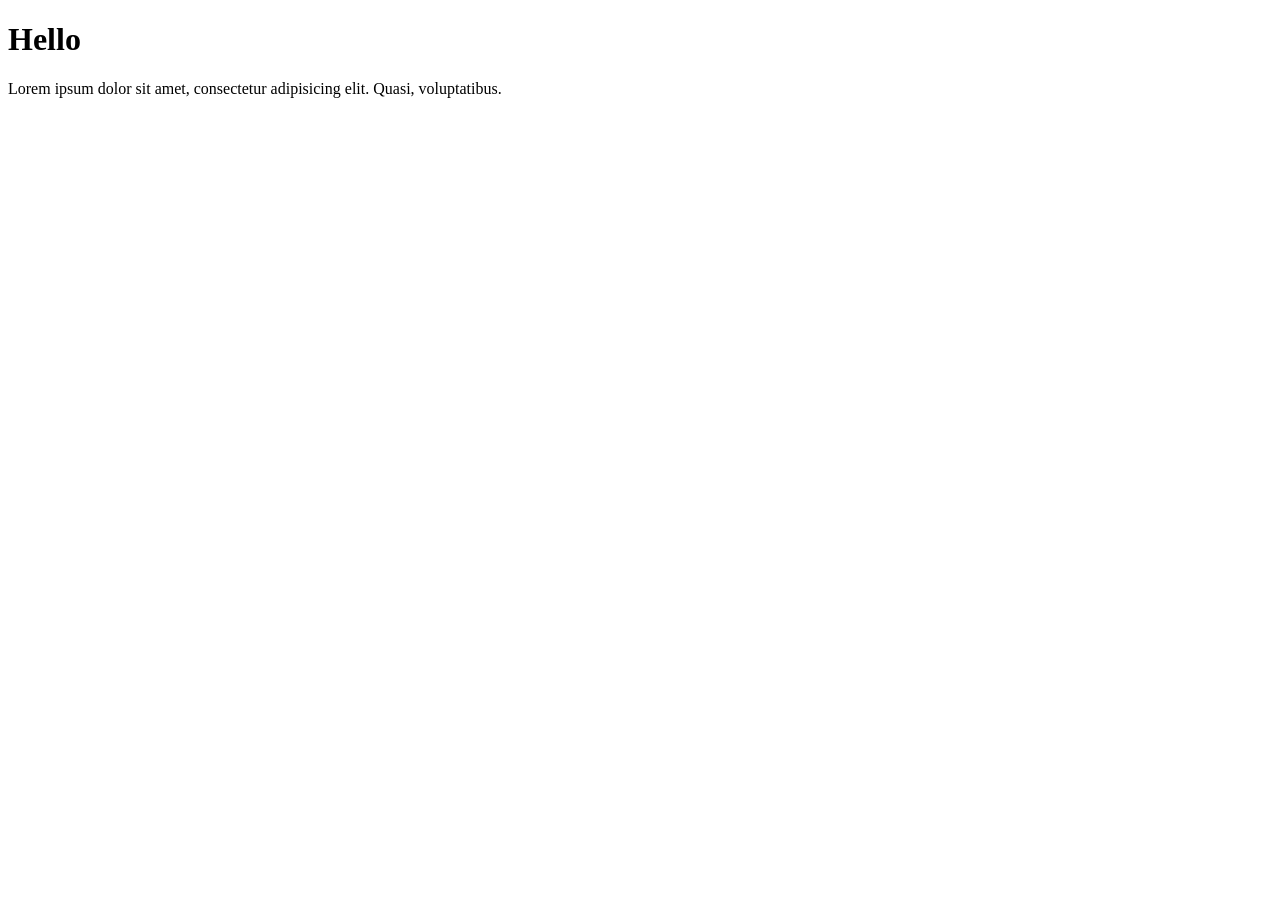
<file: index.html>
<!DOCTYPE html>
<html lang="en">
<head>
    <meta charset="UTF-8">
    <meta name="viewport" content="width=device-width, initial-scale=1.0">
    <title>Document</title>
</head>
<body>
    <h1>Hello</h1>
    <p>Lorem ipsum dolor sit amet, consectetur adipisicing elit. Quasi, voluptatibus.</p>
</body>
</html>
</file>
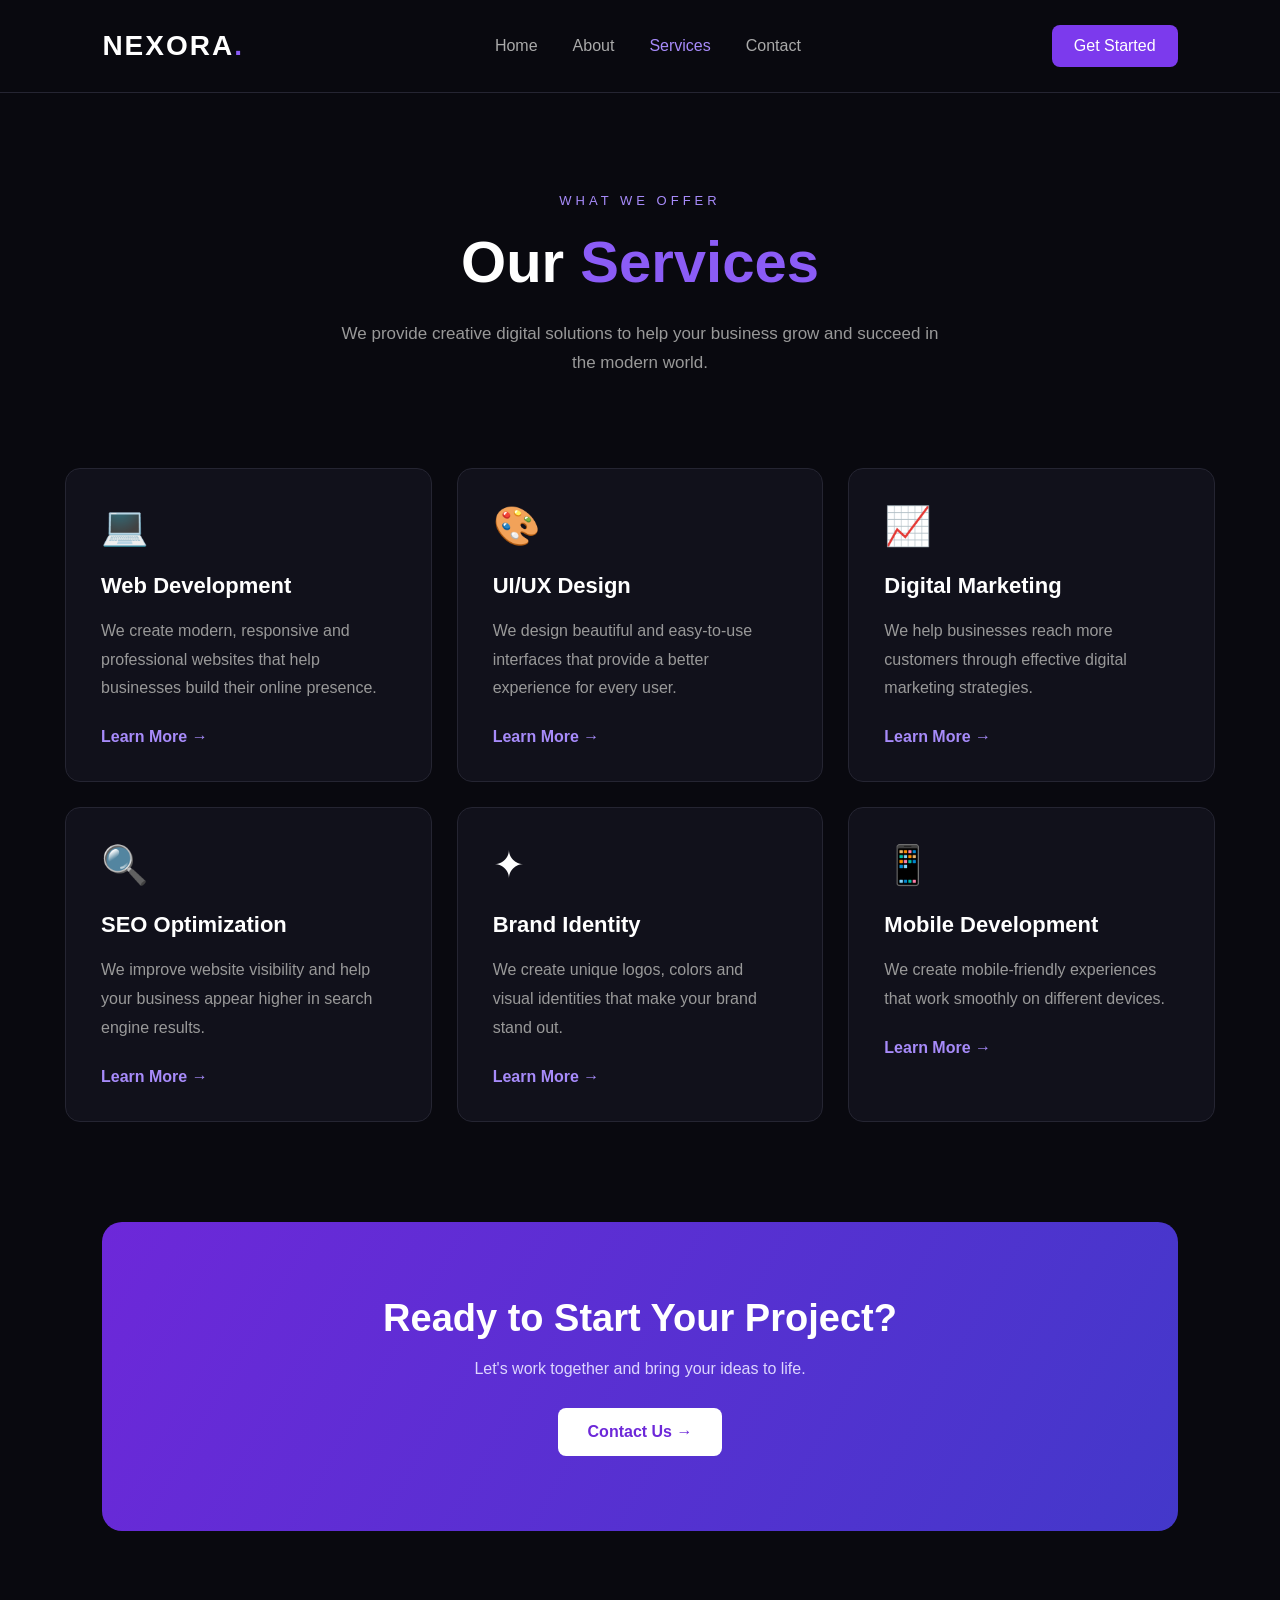
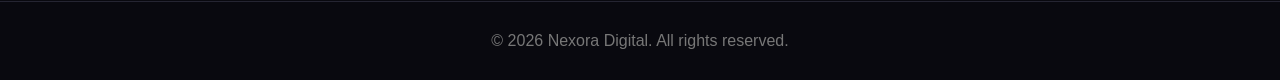
<file: git/index.html>
<!DOCTYPE html>
<html lang="en">
<head>
    <meta charset="UTF-8">
    <meta name="viewport" content="width=device-width, initial-scale=1.0">
    <title>Our Services | Nexora</title>
    <link rel="stylesheet" href="main.css">
</head>
<body>

    <header>
        <nav class="navbar">
            <h1 class="logo">NEXORA<span>.</span></h1>

            <ul class="nav-links">
                <li><a href="#">Home</a></li>
                <li><a href="#">About</a></li>
                <li><a href="#" class="active">Services</a></li>
                <li><a href="#">Contact</a></li>
            </ul>

            <a href="#contact" class="nav-button">Get Started</a>
        </nav>
    </header>

    <section class="hero">
        <p class="subtitle">WHAT WE OFFER</p>
        <h2>Our <span>Services</span></h2>
        <p class="hero-description">
            We provide creative digital solutions to help your business
            grow and succeed in the modern world.
        </p>
    </section>

    <section class="services">

        <div class="service-card">
            <div class="icon">💻</div>
            <h3>Web Development</h3>
            <p>
                We create modern, responsive and professional websites
                that help businesses build their online presence.
            </p>
            <a href="#contact">Learn More →</a>
        </div>

        <div class="service-card">
            <div class="icon">🎨</div>
            <h3>UI/UX Design</h3>
            <p>
                We design beautiful and easy-to-use interfaces
                that provide a better experience for every user.
            </p>
            <a href="#contact">Learn More →</a>
        </div>

        <div class="service-card">
            <div class="icon">📈</div>
            <h3>Digital Marketing</h3>
            <p>
                We help businesses reach more customers through
                effective digital marketing strategies.
            </p>
            <a href="#contact">Learn More →</a>
        </div>

        <div class="service-card">
            <div class="icon">🔍</div>
            <h3>SEO Optimization</h3>
            <p>
                We improve website visibility and help your business
                appear higher in search engine results.
            </p>
            <a href="#contact">Learn More →</a>
        </div>

        <div class="service-card">
            <div class="icon">✦</div>
            <h3>Brand Identity</h3>
            <p>
                We create unique logos, colors and visual identities
                that make your brand stand out.
            </p>
            <a href="#contact">Learn More →</a>
        </div>

        <div class="service-card">
            <div class="icon">📱</div>
            <h3>Mobile Development</h3>
            <p>
                We create mobile-friendly experiences that work
                smoothly on different devices.
            </p>
            <a href="#contact">Learn More →</a>
        </div>

    </section>

    <section class="contact" id="contact">
        <h2>Ready to Start Your Project?</h2>
        <p>Let's work together and bring your ideas to life.</p>
        <a href="mailto:hello@nexora.com">Contact Us →</a>
    </section>

    <footer>
        <p>© 2026 Nexora Digital. All rights reserved.</p>
    </footer>

</body>
</html>
</file>
<file: git/main.css>
* {
    margin: 0;
    padding: 0;
    box-sizing: border-box;
}

html {
    scroll-behavior: smooth;
}

body {
    font-family: Arial, sans-serif;
    background: #09090f;
    color: white;
}

/* Navbar */

.navbar {
    display: flex;
    justify-content: space-between;
    align-items: center;
    padding: 25px 8%;
    border-bottom: 1px solid #252532;
}

.logo {
    font-size: 28px;
    letter-spacing: 2px;
}

.logo span {
    color: #8b5cf6;
}

.nav-links {
    display: flex;
    list-style: none;
    gap: 35px;
}

.nav-links a {
    color: #aaa;
    text-decoration: none;
    transition: 0.3s;
}

.nav-links a:hover,
.nav-links .active {
    color: #a78bfa;
}

.nav-button {
    background: #7c3aed;
    color: white;
    text-decoration: none;
    padding: 12px 22px;
    border-radius: 8px;
    transition: 0.3s;
}

.nav-button:hover {
    background: #6d28d9;
}

/* Hero */

.hero {
    text-align: center;
    padding: 100px 20px 70px;
}

.subtitle {
    color: #a78bfa;
    letter-spacing: 4px;
    font-size: 13px;
    margin-bottom: 20px;
}

.hero h2 {
    font-size: 58px;
    margin-bottom: 25px;
}

.hero h2 span {
    color: #8b5cf6;
}

.hero-description {
    color: #999;
    font-size: 17px;
    line-height: 1.7;
    max-width: 600px;
    margin: auto;
}

/* Services */

.services {
    max-width: 1200px;
    margin: auto;
    padding: 20px 25px 100px;
    display: grid;
    grid-template-columns: repeat(3, 1fr);
    gap: 25px;
}

.service-card {
    background: #11111b;
    border: 1px solid #252532;
    border-radius: 15px;
    padding: 35px;
    transition: 0.3s;
}

.service-card:hover {
    transform: translateY(-8px);
    border-color: #8b5cf6;
}

.icon {
    font-size: 38px;
    margin-bottom: 25px;
}

.service-card h3 {
    font-size: 22px;
    margin-bottom: 18px;
}

.service-card p {
    color: #999;
    line-height: 1.8;
    margin-bottom: 25px;
}

.service-card a {
    color: #a78bfa;
    text-decoration: none;
    font-weight: bold;
}

.service-card a:hover {
    color: white;
}

/* Contact */

.contact {
    background: linear-gradient(120deg, #6d28d9, #4338ca);
    text-align: center;
    margin: 0 8% 70px;
    padding: 75px 25px;
    border-radius: 20px;
}

.contact h2 {
    font-size: 38px;
    margin-bottom: 20px;
}

.contact p {
    color: #ddd6fe;
    margin-bottom: 30px;
}

.contact a {
    display: inline-block;
    background: white;
    color: #6d28d9;
    text-decoration: none;
    padding: 15px 30px;
    border-radius: 8px;
    font-weight: bold;
    transition: 0.3s;
}

.contact a:hover {
    background: #eee;
}

/* Footer */

footer {
    text-align: center;
    padding: 30px;
    border-top: 1px solid #252532;
    color: #777;
}

/* Responsive */

@media (max-width: 900px) {
    .services {
        grid-template-columns: repeat(2, 1fr);
    }
}

@media (max-width: 600px) {
    .navbar {
        flex-wrap: wrap;
        gap: 20px;
    }

    .nav-links {
        width: 100%;
        justify-content: center;
        gap: 18px;
    }

    .nav-button {
        display: none;
    }

    .hero h2 {
        font-size: 40px;
    }

    .services {
        grid-template-columns: 1fr;
    }

    .contact h2 {
        font-size: 28px;
    }
}
</file>
